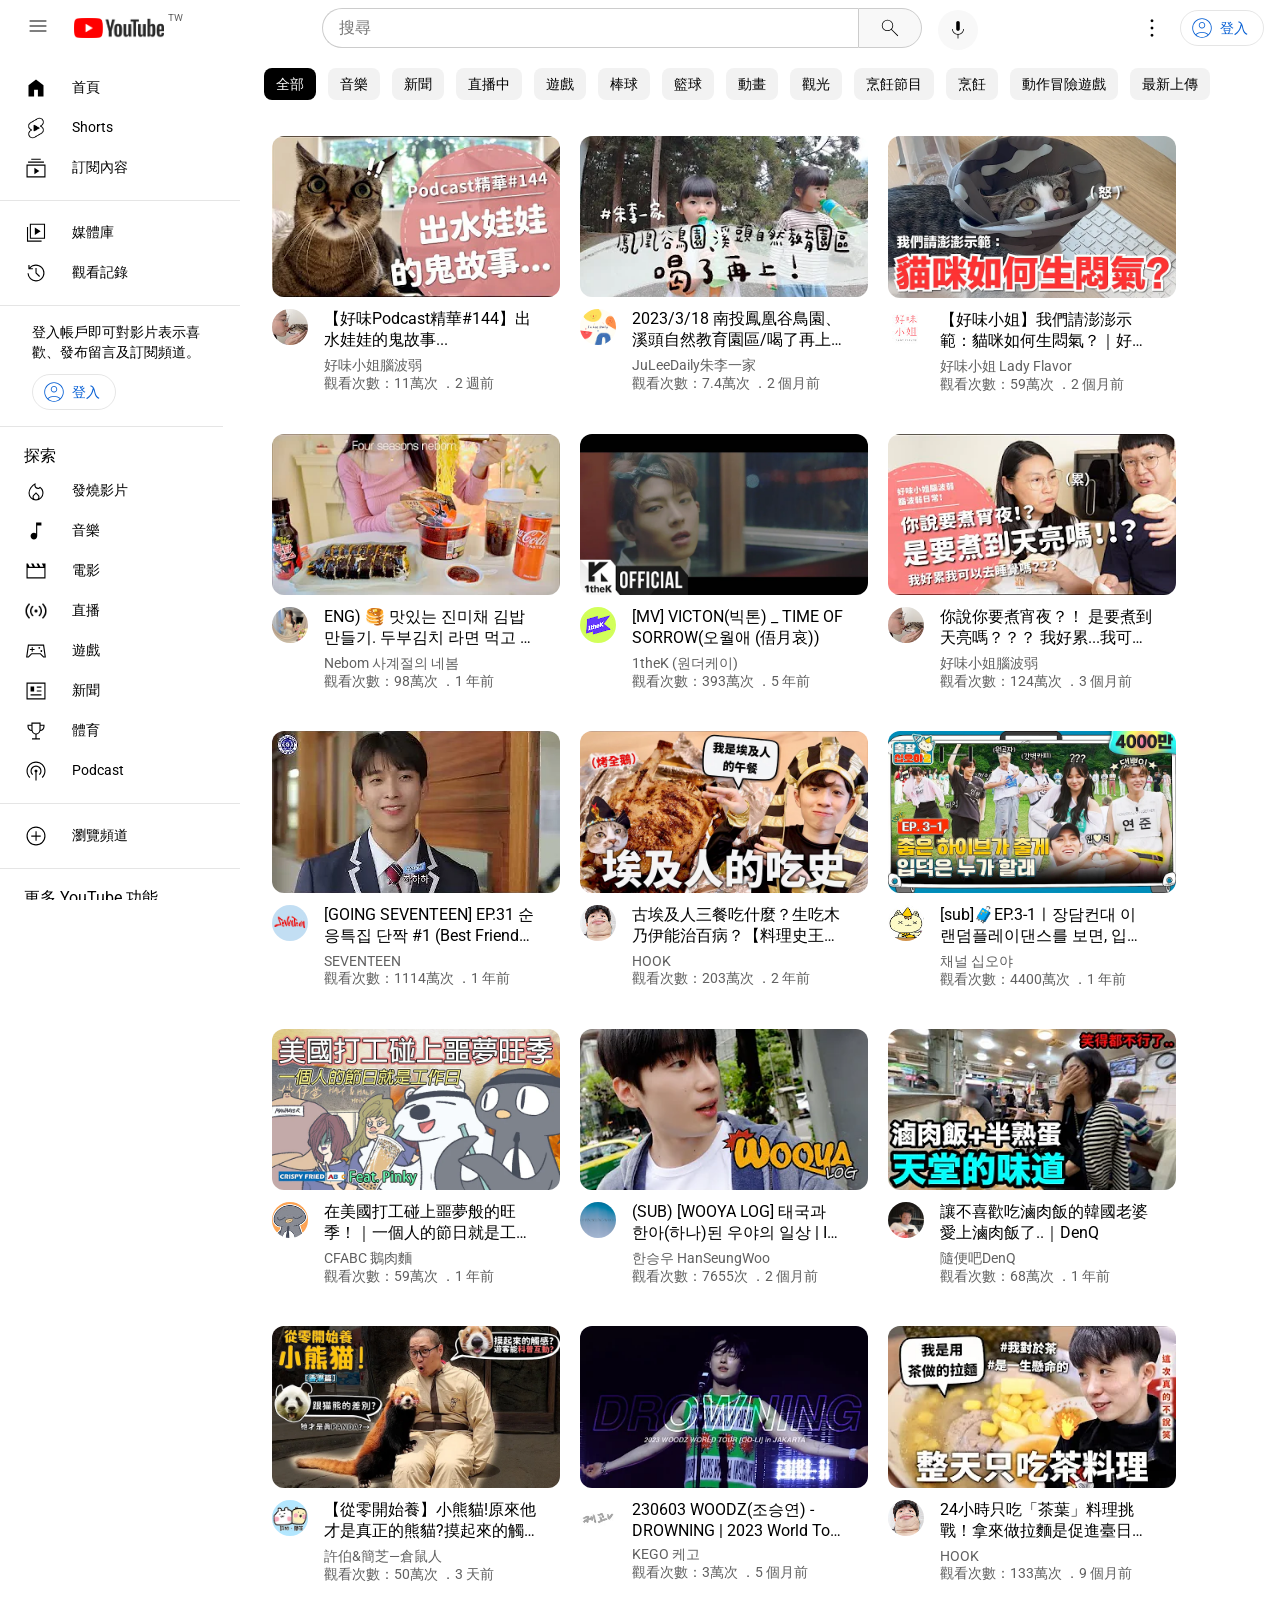
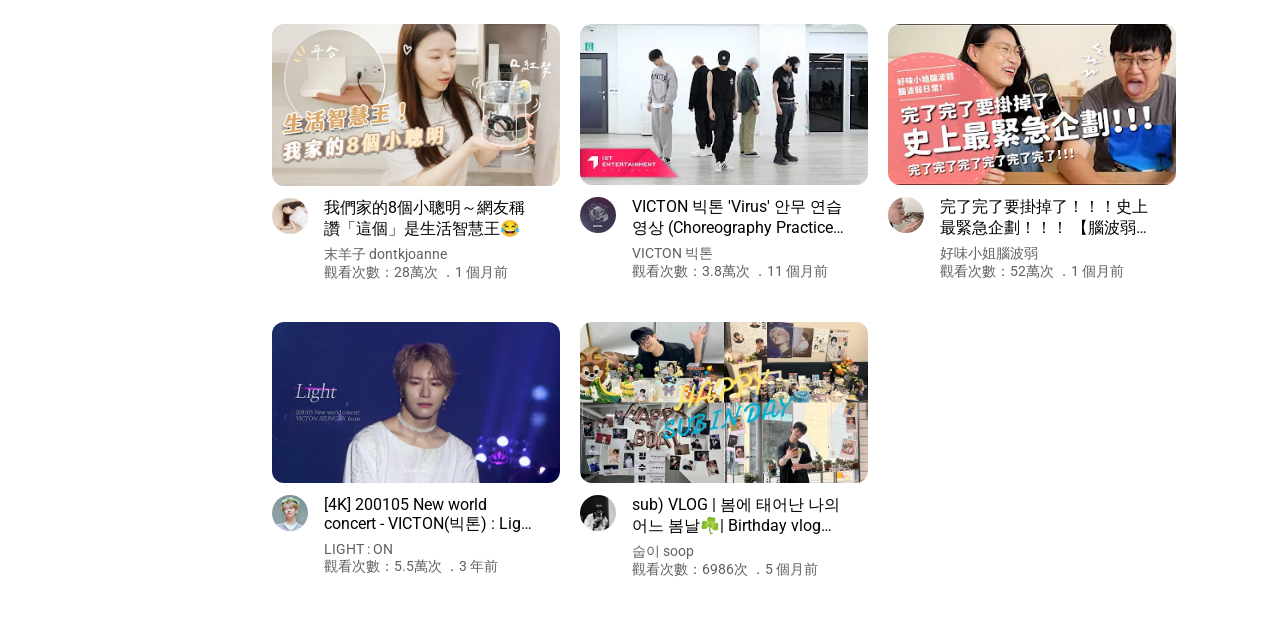
<file: index.html>
<!DOCTYPE html>
<html lang="en">
<head>
  <meta charset="UTF-8">
  <meta name="viewport" content="width=device-width, initial-scale=1.0">
  <title>Document</title>
  <link rel="stylesheet" href="./youtube-style.css">
  <link href="https://fonts.googleapis.com/css2?family=Roboto:ital,wght@0,100;0,300;0,400;0,500;0,700;0,900;1,100;1,300;1,400;1,500;1,700;1,900&display=swap" rel="stylesheet">
  
</head>
<body>
  <div id="header">
    <div id="left">
      <div id="menu">
        <img src="./icon/menu.svg">
      </div>
      <div id="logo">
        <a href="./index.html">
          <img src="./icon/YouTube_logo&text.png" alt="YouTube首頁" title="YouTube首頁">
        </a>
      </div>
      <span>TW</span>
    </div>
    <div id="center">
      <div id="search">
        <div id="container">
          <input type="text" placeholder="搜尋">
        </div>
        <div id="searchIcon">
          <img src="./icon/search.svg">
        </div>
      </div>
      <div id="voiceSearch">
        <img src="./icon/mic.svg" alt="">
      </div>
    </div>
    <div id="right">
      <div id="more">
        <img src="./icon/more.svg">
      </div>
      <div id="login1">
        <div class="logingButton">
          <img src="./icon/account_circle.svg">
          <div>登入</div>
        </div>
      </div>
    </div>
  </div>

  <div id="sidebar">
    <ul>
      <li title="首頁" >
        <img src="./icon/home.svg">
        <span>首頁</span>
      </li>
      <li title="Shorts">
        <img src="./icon/youtube-shorts-logo3.png">
        <span>Shorts</span>
      </li>
      <li title="訂閱內容">
        <img src="./icon/subscriptions.svg">
        <span>訂閱內容</span>
      </li>
    </ul>
    <ul>
      <li title="媒體庫">
        <img src="./icon/video_library.svg">
        <span>媒體庫</span>
      </li>
      <li title="觀看記錄">
        <img src="./icon/history.svg">
        <span>觀看記錄</span>
      </li>
    </ul>
    <div id="logingBox">
      <div id="logingText">
        登入帳戶即可對影片表示喜歡、發布留言及訂閱頻道。
      </div>
      <div class="marginTop12">
        <div class="logingButton">
          <img src="./icon/account_circle.svg">
          <div>登入</div>
        </div>
      </div>
    </div>
    <ul>
      <div class="sidebarTitle">探索</div>
      <li title="發燒影片">
        <img src="./icon/local_fire_department.svg">
        <span>發燒影片</span>
      </li>
      <li title="音樂">
        <img src="./icon/music_note.svg">
        <span>音樂</span>
      </li>
      <li title="電影">
        <img src="./icon/movie.svg">
        <span>電影</span>
      </li>
      <li title="直播">
        <img src="./icon/live.png">
        <span>直播</span>
      </li>
      <li title="遊戲">
        <img src="./icon/game.svg">
        <span>遊戲</span>
      </li>
      <li title="新聞">
        <img src="./icon/newsmode.svg">
        <span>新聞</span>
      </li>
      <li title="體育">
        <img src="./icon/sports.svg">
        <span>體育</span>
      </li>
      <li title="Podcast">
        <img src="./icon/podcasts.svg">
        <span>Podcast</span>
      </li>
    </ul>
    <ul>
      <li title="瀏覽頻道">
        <img src="./icon/add.svg">
        <span>瀏覽頻道</span>
      </li>
    </ul>
    <ul>
      <div class="sidebarTitle">更多 YouTube 功能</div>
      <li title="YouTube Premium">
        <img src="./icon/youtube-logo.png">
        <span>YouTube Premium</span>
      </li>
      <li title="YouTube Music">
        <img src="./icon/youtube-music.png">
        <span>YouTube Music</span>
      </li>
      <li title="YouTube Kids">
        <img src="./icon/youtube_kids.png">
        <span>YouTube Kids</span>
      </li>
    </ul>
    <ul>
      <li title="設定">
        <img src="./icon/settings.svg">
        <span>設定</span>
      </li>
      <li title="檢舉記錄">
        <img src="./icon/flag.svg">
        <span>檢舉記錄</span>
      </li>
      <li title="說明">
        <img src="./icon/help.svg">
        <span>說明</span>
      </li>
      <li title="提供意見">
        <img src="./icon/feedback.svg">
        <span>提供意見</span>
      </li>
    </ul>
    <div >
      <div id="footer1">
        <span>簡介</span>
        <span>媒體</span>
        <span>版權</span>
        <span>與我們聯絡</span>
        <br>
        <span>創作者</span>
        <span>廣告</span>
        <span>開發人員</span>
      </div>
      <div id="footer2">
        <span>條款</span>
        <span>隱私權</span>
        <span>政策與安全性</span>
        <span>YouTube 運作方式</span>
        <span>測試新功能</span>
      </div>
      <div id="copyright">
        © 2023 Google LLC
      </div>
    </div>



  </div>

  <div id="label">
    <div class="selectedLabelBtn">全部</div>
    <div class="labelBtn">音樂</div>
    <div class="labelBtn">新聞</div>
    <div class="labelBtn">直播中</div>
    <div class="labelBtn">遊戲</div>
    <div class="labelBtn">棒球</div>
    <div class="labelBtn">籃球</div>
    <div class="labelBtn">動畫</div>
    <div class="labelBtn">觀光</div>
    <div class="labelBtn">烹飪節目</div>
    <div class="labelBtn">烹飪</div>
    <div class="labelBtn">動作冒險遊戲</div>
    <div class="labelBtn">最新上傳</div>
  </div>
  <!-- <iframe src="./youtube-contents.html" frameborder="0" name="youtubeContents"></iframe> -->

  <div id="contents">
    <!-- content #1 -->
    <div class="content">
      <div class="thumbnail">
        <a href="https://www.youtube.com/watch?v=saU1Bvm4LAI">
          <img class="thumbnailImg" src="./thumbnail/water_doll.webp" 
          alt="【好味Podcast精華#144】出水娃娃的鬼故事..." 
          title="【好味Podcast精華#144】出水娃娃的鬼故事...">
        </a>
      </div>
      <div class="info">
        <div class="avatar">
          <a href="https://www.youtube.com/@ladyflavor_brain" >
            <img class="avatarImg" src="./avatar/ladyflaver_brain.jpg" alt="
            好味小姐腦波弱" title="
            好味小姐腦波弱">
          </a>
        </div>
        <div class="details">
          <a class="title" href="https://www.youtube.com/watch?v=saU1Bvm4LAI" title="【好味Podcast精華#144】出水娃娃的鬼故事...">
            <h4>
              【好味Podcast精華#144】出水娃娃的鬼故事...
            </h4>
          </a>
          <a class="youtuber" href="https://www.youtube.com/@ladyflavor_brain">
            好味小姐腦波弱
          </a>
          <div class="data">
            <span class="view">觀看次數：11萬次</span>
            <span class="uploadTime">．2 週前</span>
          </div>
        </div>
      </div>
    </div>

    <!-- content #2 -->
    <div class="content">
      <div class="thumbnail">
        <a href="https://www.youtube.com/watch?v=vLZdUn5lGks">
          <img class="thumbnailImg" src="./thumbnail/juleedaily230318.webp" 
          alt="2023/3/18 南投鳳凰谷鳥園、溪頭自然教育園區/喝了再上/朱李一家" 
          title="2023/3/18 南投鳳凰谷鳥園、溪頭自然教育園區/喝了再上/朱李一家">
        </a>
      </div>
      <div class="info">
        <div class="avatar">
          <a href="https://www.youtube.com/@juleedaily" >
            <img class="avatarImg" src="./avatar/juleedaily.jpg" alt="
            JuLeeDaily朱李一家" title="
            JuLeeDaily朱李一家">
          </a>
        </div>
        <div class="details">
          <a class="title" href="https://www.youtube.com/watch?v=vLZdUn5lGks"
          title="2023/3/18 南投鳳凰谷鳥園、溪頭自然教育園區/喝了再上/朱李一家">
            <h4>
              2023/3/18 南投鳳凰谷鳥園、溪頭自然教育園區/喝了再上/朱李一家
            </h4>
          </a>
          <a class="youtuber" href="https://www.youtube.com/@juleedaily">
            JuLeeDaily朱李一家
          </a>
          <div class="data">
            <span class="view">觀看次數：7.4萬次</span>
            <span class="uploadTime">．2 個月前</span>
          </div>
        </div>
      </div>
    </div>

    <!-- content #3 -->
    <div class="content">
      <div class="thumbnail">
        <a href="https://www.youtube.com/watch?v=5rp74wDMcic">
          <img class="thumbnailImg" src="./thumbnail/cat_angry.webp" 
          alt="【好味小姐】我們請澎澎示範：貓咪如何生悶氣？｜好味貓日常192" 
          title="【好味小姐】我們請澎澎示範：貓咪如何生悶氣？｜好味貓日常192">
        </a>
      </div>
      <div class="info">
        <div class="avatar">
          <a href="https://www.youtube.com/@LadyFlavor" >
            <img class="avatarImg" src="./avatar/ladyflaver.jpg" alt="
            好味小姐 Lady Flavor" title="
            好味小姐 Lady Flavor">
          </a>
        </div>
        <div class="details">
          <a class="title" href="https://www.youtube.com/watch?v=5rp74wDMcic"
          title="【好味小姐】我們請澎澎示範：貓咪如何生悶氣？｜好味貓日常192">
            <h4>
              【好味小姐】我們請澎澎示範：貓咪如何生悶氣？｜好味貓日常192
            </h4>
          </a>
          <a class="youtuber" href="https://www.youtube.com/@LadyFlavor">
            好味小姐 Lady Flavor
          </a>
          <div class="data">
            <span class="view">觀看次數：59萬次</span>
            <span class="uploadTime">．2 個月前</span>
          </div>
        </div>
      </div>
    </div>
    
    <!-- content #4 -->
    <div class="content">
      <div class="thumbnail">
        <a href="https://www.youtube.com/watch?v=icZB-UEq7iI">
          <img class="thumbnailImg" src="./thumbnail/nebom_vlog.webp" 
          alt="ENG) 🥞 맛있는 진미채 김밥 만들기. 두부김치 라면 먹고 컵라면 대량 언박싱. 식욕 폭주 했던 자취생 브이로그. 👚미니 겨울룩북. 스테이크 밥버거. 초코핫케이크" 
          title="ENG) 🥞 맛있는 진미채 김밥 만들기. 두부김치 라면 먹고 컵라면 대량 언박싱. 식욕 폭주 했던 자취생 브이로그. 👚미니 겨울룩북. 스테이크 밥버거. 초코핫케이크">
        </a>
      </div>
      <div class="info">
        <div class="avatar">
          <a href="https://www.youtube.com/@Nebom" >
            <img class="avatarImg" src="./avatar/Nebom.jpg" alt="
            Nebom 사계절의 네봄" title="
            Nebom 사계절의 네봄">
          </a>
        </div>
        <div class="details">
          <a class="title" href="https://www.youtube.com/watch?v=5rp74wDMcic"
          title="ENG) 🥞 맛있는 진미채 김밥 만들기. 두부김치 라면 먹고 컵라면 대량 언박싱. 식욕 폭주 했던 자취생 브이로그. 👚미니 겨울룩북. 스테이크 밥버거. 초코핫케이크">
            <h4>
              ENG) 🥞 맛있는 진미채 김밥 만들기. 두부김치 라면 먹고 컵라면 대량 언박싱. 식욕 폭주 했던 자취생 브이로그. 👚미니 겨울룩북. 스테이크 밥버거. 초코핫케이크
            </h4>
          </a>
          <a class="youtuber" href="https://www.youtube.com/@Nebom">
            Nebom 사계절의 네봄
          </a>
          <div class="data">
            <span class="view">觀看次數：98萬次</span>
            <span class="uploadTime">．1 年前</span>
          </div>
        </div>
      </div>
    </div>

    <!-- content #5 -->
    <div class="content">
      <div class="thumbnail">
        <a href="https://www.youtube.com/watch?v=VWz8DmLbhNY">
          <img class="thumbnailImg" src="./thumbnail/time_of_sorrow.webp" 
          alt="[MV] VICTON(빅톤) _ TIME OF SORROW(오월애 (俉月哀))" 
          title="[MV] VICTON(빅톤) _ TIME OF SORROW(오월애 (俉月哀))">
        </a>
      </div>
      <div class="info">
        <div class="avatar">
          <a href="https://www.youtube.com/@1theK" >
            <img class="avatarImg" src="./avatar/1thek.jpg" alt="
            1theK (원더케이)" title="
            1theK (원더케이)">
          </a>
        </div>
        <div class="details">
          <a class="title" href="https://www.youtube.com/watch?v=VWz8DmLbhNY"
          title="[MV] VICTON(빅톤) _ TIME OF SORROW(오월애 (俉月哀))">
            <h4>
              [MV] VICTON(빅톤) _ TIME OF SORROW(오월애 (俉月哀))
            </h4>
          </a>
          <a class="youtuber" href="https://www.youtube.com/@1theK">
            1theK (원더케이)
          </a>
          <div class="data">
            <span class="view">觀看次數：393萬次</span>
            <span class="uploadTime">．5 年前</span>
          </div>
        </div>
      </div>
    </div>

    <!-- content #6 -->
    <div class="content">
      <div class="thumbnail">
        <a href="https://www.youtube.com/watch?v=HW6goQFitcU">
          <img class="thumbnailImg" src="./thumbnail/midnightSnake.webp" 
          alt="你說你要煮宵夜？！ 是要煮到天亮嗎？？？ 我好累...我可以去睡覺嗎？【腦波弱日常】EP55" 
          title="你說你要煮宵夜？！ 是要煮到天亮嗎？？？ 我好累...我可以去睡覺嗎？【腦波弱日常】EP55">
        </a>
      </div>
      <div class="info">
        <div class="avatar">
          <a href="https://www.youtube.com/@ladyflavor_brain" >
            <img class="avatarImg" src="./avatar/ladyflaver_brain.jpg" alt="
            好味小姐腦波弱" title="
            好味小姐腦波弱">
          </a>
        </div>
        <div class="details">
          <a class="title" href="https://www.youtube.com/watch?v=HW6goQFitcU"
          title="你說你要煮宵夜？！ 是要煮到天亮嗎？？？ 我好累...我可以去睡覺嗎？【腦波弱日常】EP55">
            <h4>
              你說你要煮宵夜？！ 是要煮到天亮嗎？？？ 我好累...我可以去睡覺嗎？【腦波弱日常】EP55
            </h4>
          </a>
          <a class="youtuber" href="https://www.youtube.com/@ladyflavor_brain">
            好味小姐腦波弱
          </a>
          <div class="data">
            <span class="view">觀看次數：124萬次</span>
            <span class="uploadTime">．3 個月前</span>
          </div>
        </div>
      </div>
    </div>

    <!-- content #7 -->
    <div class="content">
      <div class="thumbnail">
        <a href="https://www.youtube.com/watch?v=T5etCb0-pO0">
          <img class="thumbnailImg" src="./thumbnail/best_friend.webp" 
          alt="[GOING SEVENTEEN] EP.31 순응특집 단짝 #1 (Best Friends #1)" 
          title="[GOING SEVENTEEN] EP.31 순응특집 단짝 #1 (Best Friends #1)">
        </a>
      </div>
      <div class="info">
        <div class="avatar">
          <a href="https://www.youtube.com/@pledis17" >
            <img class="avatarImg" src="./avatar/pledis17.jpg" alt="
            SEVENTEEN" title="
            SEVENTEEN">
          </a>
        </div>
        <div class="details">
          <a class="title" href="https://www.youtube.com/watch?v=T5etCb0-pO0"
          title="[GOING SEVENTEEN] EP.31 순응특집 단짝 #1 (Best Friends #1)">
            <h4>
              [GOING SEVENTEEN] EP.31 순응특집 단짝 #1 (Best Friends #1)
            </h4>
          </a>
          <a class="youtuber" href="https://www.youtube.com/@pledis17">
            SEVENTEEN
          </a>
          <div class="data">
            <span class="view">觀看次數：1114萬次</span>
            <span class="uploadTime">．1 年前</span>
          </div>
        </div>
      </div>
    </div>

    <!-- content #8 -->
    <div class="content">
      <div class="thumbnail">
        <a href="https://www.youtube.com/watch?v=_xx0TZngEnw">
          <img class="thumbnailImg" src="./thumbnail/Egypt_food.webp" 
          alt="古埃及人三餐吃什麼？生吃木乃伊能治百病？【料理史王#2】｜HOOK" 
          title="古埃及人三餐吃什麼？生吃木乃伊能治百病？【料理史王#2】｜HOOK">
        </a>
      </div>
      <div class="info">
        <div class="avatar">
          <a href="https://www.youtube.com/@helloiamhook" >
            <img class="avatarImg" src="./avatar/helloiamhook.jpg" alt="
            HOOK" title="
            HOOK">
          </a>
        </div>
        <div class="details">
          <a class="title" href="https://www.youtube.com/watch?v=_xx0TZngEnw"
          title="古埃及人三餐吃什麼？生吃木乃伊能治百病？【料理史王#2】｜HOOK">
            <h4>
              古埃及人三餐吃什麼？生吃木乃伊能治百病？【料理史王#2】｜HOOK
            </h4>
          </a>
          <a class="youtuber" href="https://www.youtube.com/@helloiamhook">
            HOOK
          </a>
          <div class="data">
            <span class="view">觀看次數：203萬次</span>
            <span class="uploadTime">．2 年前</span>
          </div>
        </div>
      </div>
    </div>

    <!-- content #9 -->
    <div class="content">
      <div class="thumbnail">
        <a href="https://www.youtube.com/watch?v=VpIqkBngoo4">
          <img class="thumbnailImg" src="./thumbnail/15ya_HYBE_3-1.webp" 
          alt="[sub]🧳EP.3-1ㅣ장담컨대 이 랜덤플레이댄스를 보면, 입덕 시작 | 🧳출장십오야2 x 하이브" 
          title="[sub]🧳EP.3-1ㅣ장담컨대 이 랜덤플레이댄스를 보면, 입덕 시작 | 🧳출장십오야2 x 하이브">
        </a>
      </div>
      <div class="info">
        <div class="avatar">
          <a href="https://www.youtube.com/@15ya.fullmoon" >
            <img class="avatarImg" src="./avatar/15ya.fullmoon.jpg" alt="
            채널 십오야" title="
            채널 십오야">
          </a>
        </div>
        <div class="details">
          <a class="title" href="https://www.youtube.com/watch?v=VpIqkBngoo4"
          title="[sub]🧳EP.3-1ㅣ장담컨대 이 랜덤플레이댄스를 보면, 입덕 시작 | 🧳출장십오야2 x 하이브">
            <h4>
              [sub]🧳EP.3-1ㅣ장담컨대 이 랜덤플레이댄스를 보면, 입덕 시작 | 🧳출장십오야2 x 하이브
            </h4>
          </a>
          <a class="youtuber" href="https://www.youtube.com/@15ya.fullmoon">
            채널 십오야
          </a>
          <div class="data">
            <span class="view">觀看次數：4400萬次</span>
            <span class="uploadTime">．1 年前</span>
          </div>
        </div>
      </div>
    </div>

    <!-- content #10 -->
    <div class="content">
      <div class="thumbnail">
        <a href="https://www.youtube.com/watch?v=FTqs9hiMxPw&t=199s">
          <img class="thumbnailImg" src="./thumbnail/America_PT.webp" 
          alt="在美國打工碰上噩夢般的旺季！｜一個人的節日就是工作日｜鵝肉麵的美國故事 Feat. @PinkyDontStop" 
          title="在美國打工碰上噩夢般的旺季！｜一個人的節日就是工作日｜鵝肉麵的美國故事 Feat. @PinkyDontStop">
        </a>
      </div>
      <div class="info">
        <div class="avatar">
          <a href="https://www.youtube.com/@crispyfriedabc" >
            <img class="avatarImg" src="./avatar/crispyfriedabc.jpg" alt="
            CFABC 鵝肉麵" title="
            CFABC 鵝肉麵">
          </a>
        </div>
        <div class="details">
          <a class="title" href="https://www.youtube.com/watch?v=FTqs9hiMxPw&t=199s"
          title="在美國打工碰上噩夢般的旺季！｜一個人的節日就是工作日｜鵝肉麵的美國故事 Feat. @PinkyDontStop">
            <h4>
              在美國打工碰上噩夢般的旺季！｜一個人的節日就是工作日｜鵝肉麵的美國故事 Feat. @PinkyDontStop
            </h4>
          </a>
          <a class="youtuber" href="https://www.youtube.com/@crispyfriedabc">
            CFABC 鵝肉麵
          </a>
          <div class="data">
            <span class="view">觀看次數：59萬次</span>
            <span class="uploadTime">．1 年前</span>
          </div>
        </div>
      </div>
    </div>

    <!-- content #11 -->
    <div class="content">
      <div class="thumbnail">
        <a href="https://www.youtube.com/watch?v=OydZju7BfUM&t=170s">
          <img class="thumbnailImg" src="./thumbnail/WOOYA_LOG_In_Bangkok.webp" 
          alt="(SUB) [WOOYA LOG] 태국과 한아(하나)된 우야의 일상 | In Bangkok👋" 
          title="(SUB) [WOOYA LOG] 태국과 한아(하나)된 우야의 일상 | In Bangkok👋">
        </a>
      </div>
      <div class="info">
        <div class="avatar">
          <a href="https://www.youtube.com/@HanSeungWooOfficial" >
            <img class="avatarImg" src="./avatar/HanSeungWooOfficial.jpg" alt="
            한승우 HanSeungWoo" title="
            한승우 HanSeungWoo">
          </a>
        </div>
        <div class="details">
          <a class="title" href="https://www.youtube.com/watch?v=OydZju7BfUM&t=170s"
          title="(SUB) [WOOYA LOG] 태국과 한아(하나)된 우야의 일상 | In Bangkok👋">
            <h4>
              (SUB) [WOOYA LOG] 태국과 한아(하나)된 우야의 일상 | In Bangkok👋
            </h4>
          </a>
          <a class="youtuber" href="https://www.youtube.com/@HanSeungWooOfficial">
            한승우 HanSeungWoo
          </a>
          <div class="data">
            <span class="view">觀看次數：7655次</span>
            <span class="uploadTime">．2 個月前</span>
          </div>
        </div>
      </div>
    </div>

    <!-- content #12 -->
    <div class="content">
      <div class="thumbnail">
        <a href="https://www.youtube.com/watch?v=ZQR9bri1n0I">
          <img class="thumbnailImg" src="./thumbnail/Lu_Rou_Fan.webp" 
          alt="讓不喜歡吃滷肉飯的韓國老婆愛上滷肉飯了..｜DenQ" 
          title="讓不喜歡吃滷肉飯的韓國老婆愛上滷肉飯了..｜DenQ">
        </a>
      </div>
      <div class="info">
        <div class="avatar">
          <a href="https://www.youtube.com/@freedenq" >
            <img class="avatarImg" src="./avatar/freedenq.jpg" alt="
            隨便吧DenQ" title="
            隨便吧DenQ">
          </a>
        </div>
        <div class="details">
          <a class="title" href="https://www.youtube.com/watch?v=ZQR9bri1n0I"
          title="讓不喜歡吃滷肉飯的韓國老婆愛上滷肉飯了..｜DenQ">
            <h4>
              讓不喜歡吃滷肉飯的韓國老婆愛上滷肉飯了..｜DenQ
            </h4>
          </a>
          <a class="youtuber" href="https://www.youtube.com/@freedenq">
            隨便吧DenQ
          </a>
          <div class="data">
            <span class="view">觀看次數：68萬次</span>
            <span class="uploadTime">．1 年前</span>
          </div>
        </div>
      </div>
    </div>

    <!-- content #13 -->
    <div class="content">
      <div class="thumbnail">
        <a href="https://www.youtube.com/watch?v=gYCshLYFoeo">
          <img class="thumbnailImg" src="./thumbnail/red_panda.webp" 
          alt="【從零開始養】小熊貓!原來他才是真正的熊貓?摸起來的觸感居然像?跟貓熊的差別?香港台灣叫法不同?訪客也可以科普互動?香港行!【許伯簡芝】香港海洋公園!" 
          title="【從零開始養】小熊貓!原來他才是真正的熊貓?摸起來的觸感居然像?跟貓熊的差別?香港台灣叫法不同?訪客也可以科普互動?香港行!【許伯簡芝】香港海洋公園!">
        </a>
      </div>
      <div class="info">
        <div class="avatar">
          <a href="https://www.youtube.com/@g8046000" >
            <img class="avatarImg" src="./avatar/hamster_man.jpg" alt="
            許伯&簡芝—倉鼠人" title="
            許伯&簡芝—倉鼠人">
          </a>
        </div>
        <div class="details">
          <a class="title" href="https://www.youtube.com/watch?v=gYCshLYFoeo"
          title="【從零開始養】小熊貓!原來他才是真正的熊貓?摸起來的觸感居然像?跟貓熊的差別?香港台灣叫法不同?訪客也可以科普互動?香港行!【許伯簡芝】香港海洋公園!">
            <h4>
              【從零開始養】小熊貓!原來他才是真正的熊貓?摸起來的觸感居然像?跟貓熊的差別?香港台灣叫法不同?訪客也可以科普互動?香港行!【許伯簡芝】香港海洋公園!
            </h4>
          </a>
          <a class="youtuber" href="https://www.youtube.com/@g8046000">
            許伯&簡芝—倉鼠人
          </a>
          <div class="data">
            <span class="view">觀看次數：50萬次</span>
            <span class="uploadTime">．3 天前</span>
          </div>
        </div>
      </div>
    </div>

    <!-- content #14 -->
    <div class="content">
      <div class="thumbnail">
        <a href="https://www.youtube.com/watch?v=w6xuZx8srVM">
          <img class="thumbnailImg" src="./thumbnail/drowning.webp" 
          alt="230603 WOODZ(조승연) - DROWNING | 2023 World Tour [OO-LI] in Jakarta | 우즈 우리 콘서트 드라우닝 직캠 fancam" 
          title="230603 WOODZ(조승연) - DROWNING | 2023 World Tour [OO-LI] in Jakarta | 우즈 우리 콘서트 드라우닝 직캠 fancam">
        </a>
      </div>
      <div class="info">
        <div class="avatar">
          <a href="https://www.youtube.com/@choWOODZfan" >
            <img class="avatarImg" src="./avatar/choWOODZfan.jpg" alt="
            KEGO 케고" title="
            KEGO 케고">
          </a>
        </div>
        <div class="details">
          <a class="title" href="https://www.youtube.com/watch?v=w6xuZx8srVM"
          title="230603 WOODZ(조승연) - DROWNING | 2023 World Tour [OO-LI] in Jakarta | 우즈 우리 콘서트 드라우닝 직캠 fancam">
            <h4>
              230603 WOODZ(조승연) - DROWNING | 2023 World Tour [OO-LI] in Jakarta | 우즈 우리 콘서트 드라우닝 직캠 fancam
            </h4>
          </a>
          <a class="youtuber" href="https://www.youtube.com/@choWOODZfan">
            KEGO 케고
          </a>
          <div class="data">
            <span class="view">觀看次數：3萬次</span>
            <span class="uploadTime">．5 個月前</span>
          </div>
        </div>
      </div>
    </div>

    <!-- content #15 -->
    <div class="content">
      <div class="thumbnail">
        <a href="https://www.youtube.com/watch?v=Zo55RrEtkoI">
          <img class="thumbnailImg" src="./thumbnail/teaFood.webp" 
          alt="24小時只吃「茶葉」料理挑戰！拿來做拉麵是促進臺日友好的秘訣～♪｜HOOK ft. SABON" 
          title="24小時只吃「茶葉」料理挑戰！拿來做拉麵是促進臺日友好的秘訣～♪｜HOOK ft. SABON">
        </a>
      </div>
      <div class="info">
        <div class="avatar">
          <a href="https://www.youtube.com/@helloiamhook" >
            <img class="avatarImg" src="./avatar/helloiamhook.jpg" alt="
            HOOK" title="
            HOOK">
          </a>
        </div>
        <div class="details">
          <a class="title" href="https://www.youtube.com/watch?v=Zo55RrEtkoI"
          title="24小時只吃「茶葉」料理挑戰！拿來做拉麵是促進臺日友好的秘訣～♪｜HOOK ft. SABON">
            <h4>
              24小時只吃「茶葉」料理挑戰！拿來做拉麵是促進臺日友好的秘訣～♪｜HOOK ft. SABON
            </h4>
          </a>
          <a class="youtuber" href="https://www.youtube.com/@helloiamhook">
            HOOK
          </a>
          <div class="data">
            <span class="view">觀看次數：133萬次</span>
            <span class="uploadTime">．9 個月前</span>
          </div>
        </div>
      </div>
    </div>

    <!-- content #16 -->
    <div class="content">
      <div class="thumbnail">
        <a href="https://www.youtube.com/watch?v=T31rhetQqMc&t=20s">
          <img class="thumbnailImg" src="./thumbnail/life_wise.webp" 
          alt="我們家的8個小聰明～網友稱讚「這個」是生活智慧王😂" 
          title="我們家的8個小聰明～網友稱讚「這個」是生活智慧王😂">
        </a>
      </div>
      <div class="info">
        <div class="avatar">
          <a href="https://www.youtube.com/@dontkjoanne" >
            <img class="avatarImg" src="./avatar/dontkjoanne.jpg" 
            alt="末羊子 dontkjoanne" 
            title="末羊子 dontkjoanne">
          </a>
        </div>
        <div class="details">
          <a class="title" href="https://www.youtube.com/watch?v=T31rhetQqMc&t=20s"
          title="我們家的8個小聰明～網友稱讚「這個」是生活智慧王😂">
            <h4>
              我們家的8個小聰明～網友稱讚「這個」是生活智慧王😂
            </h4>
          </a>
          <a class="youtuber" href="https://www.youtube.com/@dontkjoanne">
            末羊子 dontkjoanne
          </a>
          <div class="data">
            <span class="view">觀看次數：28萬次</span>
            <span class="uploadTime">．1 個月前</span>
          </div>
        </div>
      </div>
    </div>
    

    <!-- content #17 -->
    <div class="content">
      <div class="thumbnail">
        <a href="https://www.youtube.com/watch?v=ne2a4NTWuuo">
          <img class="thumbnailImg" src="./thumbnail/virus.webp" 
          alt="VICTON 빅톤 'Virus' 안무 연습 영상 (Choreography Practice Video)" 
          title="VICTON 빅톤 'Virus' 안무 연습 영상 (Choreography Practice Video)">
        </a>
      </div>
      <div class="info">
        <div class="avatar">
          <a href="https://www.youtube.com/@VICTON1109" >
            <img class="avatarImg" src="./avatar/VICTON1109.jpg" alt="
            VICTON 빅톤 " title="
            VICTON 빅톤 ">
          </a>
        </div>
        <div class="details">
          <a class="title" href="https://www.youtube.com/watch?v=ne2a4NTWuuo"
          title="VICTON 빅톤 'Virus' 안무 연습 영상 (Choreography Practice Video)">
            <h4>
              VICTON 빅톤 'Virus' 안무 연습 영상 (Choreography Practice Video)
            </h4>
          </a>
          <a class="youtuber" href="https://www.youtube.com/@VICTON1109">
            VICTON 빅톤 
          </a>
          <div class="data">
            <span class="view">觀看次數：3.8萬次</span>
            <span class="uploadTime">．11 個月前</span>
          </div>
        </div>
      </div>
    </div>

    
    <!-- content #18 -->
    <div class="content">
      <div class="thumbnail">
        <a href="https://www.youtube.com/watch?v=rKAyCZt6be4&t=494s">
          <img class="thumbnailImg" src="./thumbnail/hiccup.webp" 
          alt="完了完了要掛掉了！！！史上最緊急企劃！！！ 【腦波弱日常】EP61" 
          title="完了完了要掛掉了！！！史上最緊急企劃！！！ 【腦波弱日常】EP61">
        </a>
      </div>
      <div class="info">
        <div class="avatar">
          <a href="https://www.youtube.com/@ladyflavor_brain" >
            <img class="avatarImg" src="./avatar/ladyflaver_brain.jpg" alt="
            好味小姐腦波弱" title="
            好味小姐腦波弱">
          </a>
        </div>
        <div class="details">
          <a class="title" href="https://www.youtube.com/watch?v=rKAyCZt6be4&t=494s"
          title="完了完了要掛掉了！！！史上最緊急企劃！！！ 【腦波弱日常】EP61">
            <h4>
              完了完了要掛掉了！！！史上最緊急企劃！！！ 【腦波弱日常】EP61
            </h4>
          </a>
          <a class="youtuber" href="https://www.youtube.com/@ladyflavor_brain">
            好味小姐腦波弱
          </a>
          <div class="data">
            <span class="view">觀看次數：52萬次</span>
            <span class="uploadTime">．1 個月前</span>
          </div>
        </div>
      </div>
    </div>
    
    <!-- content #19 -->
    <div class="content">
      <div class="thumbnail">
        <a href="https://www.youtube.com/watch?v=EhClf9H2Hio&t=170s">
          <img class="thumbnailImg" src="./thumbnail/light200105.webp" 
          alt="[4K] 200105 New world concert - VICTON(빅톤) : Light / 승식(SEUNGSIK) Focus" 
          title="[4K] 200105 New world concert - VICTON(빅톤) : Light / 승식(SEUNGSIK) Focus">
        </a>
      </div>
      <div class="info">
        <div class="avatar">
          <a href="https://www.youtube.com/@LIGHTON416" >
            <img class="avatarImg" src="./avatar/LIGHTON416.jpg" alt="
            LIGHT : ON" title="
            LIGHT : ON">
          </a>
        </div>
        <div class="details">
          <a class="title" href="https://www.youtube.com/watch?v=EhClf9H2Hio&t=170s"
          title="[4K] 200105 New world concert - VICTON(빅톤) : Light / 승식(SEUNGSIK) Focus">
            <h4>
              [4K] 200105 New world concert - VICTON(빅톤) : Light / 승식(SEUNGSIK) Focus
            </h4>
          </a>
          <a class="youtuber" href="https://www.youtube.com/@LIGHTON416">
            LIGHT : ON
          </a>
          <div class="data">
            <span class="view">觀看次數：5.5萬次</span>
            <span class="uploadTime">．3 年前</span>
          </div>
        </div>
      </div>
    </div>
    
    <!-- content #20 -->
    <div class="content">
      <div class="thumbnail">
        <a href="https://www.youtube.com/watch?v=rOcV-5vhT2k">
          <img class="thumbnailImg" src="./thumbnail/Birthday_vlog.webp" 
          alt="sub) VLOG | 봄에 태어난 나의 어느 봄날☘️| Birthday vlog 🎂" 
          title="sub) VLOG | 봄에 태어난 나의 어느 봄날☘️| Birthday vlog 🎂">
        </a>
      </div>
      <div class="info">
        <div class="avatar">
          <a href="https://www.youtube.com/@soop4964" >
            <img class="avatarImg" src="./avatar/soop4964.jpg" alt="
            숩이 soop" title="
            숩이 soop">
          </a>
        </div>
        <div class="details">
          <a class="title" href="https://www.youtube.com/watch?v=rOcV-5vhT2k"
          title="sub) VLOG | 봄에 태어난 나의 어느 봄날☘️| Birthday vlog 🎂">
            <h4>
              sub) VLOG | 봄에 태어난 나의 어느 봄날☘️| Birthday vlog 🎂
            </h4>
          </a>
          <a class="youtuber" href="https://www.youtube.com/@soop4964">
            숩이 soop
          </a>
          <div class="data">
            <span class="view">觀看次數：6986次</span>
            <span class="uploadTime">．5 個月前</span>
          </div>
        </div>
      </div>
    </div>
    
  </div>
</body>
</html>
</file>
<file: youtube-style.css>
html ,
body {
  height: 100%;
}

* {
  margin: 0;
  font-family: 'Roboto', Arial, sans-serif;
}

#header {
  box-sizing: border-box;
  width: 100%;
  height: 56px;
  background: #FFF;
  position: fixed;
  padding: 0 16px;
  margin: 0;
  z-index: 1;
  font-size: 0;
  text-align: center;
}

#header #left {
  width: 169px;
  height: 56px;
  font-size: 0;
  float: left;
  vertical-align: top;
}

#header #left #menu {
  display: inline-block;
  border-radius: 50%;
  width: 24px;
  height: 24px;
  padding: 8px;
  cursor: pointer;
}

#header #left #menu:hover {
  background: #e6e6e6;
}


#header #left #menu img {
  width: 100%;
}

#header #left #logo {
  display: inline-block;
  box-sizing: border-box;
  width: 120px;
  height: 56px;
  padding: 18px 14px 18px 16px;
  cursor: pointer;
}

#header #left #logo img {
  width: 90px;
}

#header #left span {
  display: inline-block;
  height: 44px;
  margin: 12px 0 0 -10px;
  font-size: 10px;
  vertical-align: top;
  color: rgb(96, 96, 96);
}

#header #center {
  width: 732px;
  height: 40px;
  display: inline-block;
  font-size: 0;
  position: relative;
  top: 8px;
}

#header #center #search {
  box-sizing: border-box;
  display: inline-block;
  width: 640px;
  height: 40px;
  padding: 0 4px;
  margin-left: 40px;
}

#header #center #search #container {
  box-sizing: border-box;
  display: inline-block;
  width: 536px;
  height: 40px;
  padding: 0 4px 0 16px;
  margin-left: 32px;
  border-top: 1px solid rgb(204, 204, 204);
  border-bottom: 1px solid rgb(204, 204, 204);
  border-left: 1px solid rgb(204, 204, 204);
  border-top-left-radius: 40px;
  border-bottom-left-radius: 40px;
  vertical-align: top;
  
}

#header #center #search #container input {
  box-sizing: border-box;
  height: 26px;
  width: 515px;
  font-size: 16px;
  color: rgb(17, 17, 17);
  outline: none;
  border: 0;
  display: inline-block;
  position: relative;
  padding: 1px 0;
  /* vertical-align: middle;   */
  top: 6px;
  line-height: 26px;
}

#header #center #search #searchIcon {
  box-sizing: border-box;
  display: inline-block;
  width: 64px;
  height: 40px;
  padding: 1px 6px;
  background: rgb(248, 248, 248);
  border: 1px solid rgb(204, 204, 204);
  border-top-right-radius: 40px;
  border-bottom-right-radius: 40px;
  text-align: center;
  
}

#header #center #search #searchIcon:hover {
  background: #f0f0f0;
  cursor: pointer;

}

#header #center #search #searchIcon img {
  width: 24px;
  height: 24px;
  position: relative;
  top: 6px;
}

#header #center #voiceSearch {
  display: inline-block;
  margin-left: 12px;
  width: 40px;
  height: 40px;
  border-radius: 50%;
  background: rgb(248, 248, 248);
  text-align: center;
  /* float: right; */
}

#header #center #voiceSearch:hover {
  background: #d9d9d9;
  cursor: pointer;
}

#header #center #voiceSearch img {
  width: 24px;
  height: 24px;
  position: relative;
  top: 8px;
}

#header #right {
  width: 225px;
  height: 40px;
  float: right;
  position: relative;
  top: 8px;
  text-align: right;
}

#header #right #more {
  display: inline-block;
  width: 24px;
  height: 24px;
  padding: 8px;
  margin-right: 8px;
  vertical-align: top;
  cursor: pointer;
}

#header #right #more img {
  font-size: 0;
  width: 24px;
  height: 24px;
}

#header #right #login1 {
  display: inline-block;
  position: relative;
  top: 2px;
}

#sidebar {
  /* view port height */
  height: calc(100vh - 56px);
  width: 240px;
  position: fixed;
  left: 0;
  top: 56px;
  overflow-y: scroll;
}

#sidebar ul {
  padding: 12px;
  border-bottom:0.8px solid rgba(0, 0, 0, 0.1);
}

#sidebar ul li {
  width: 180px;
  height: 40px;
  list-style: none;
  padding: 0 12px;
  text-decoration-line: none;
  cursor: pointer;
}

#sidebar ul li img{
  width: 24px;
  height: 24px;
  margin-right: 20px;
  top: 8px;
  position: relative;
  
}

#sidebar ul li span{
  font-size: 14px;
  /* vertical-align: middle; */
  line-height: 20px;

}

#sidebar li:hover {
  background: #F0F0F0;
  border-radius: 10px;
}

#sidebar #logingBox {
  width: 223px;
  box-sizing: border-box;
  padding: 16px 16px 16px 32px;
  border-bottom:0.8px solid rgba(0, 0, 0, 0.1);
}

#sidebar #logingBox #logingText {
  font-size: 14px;
  height: 40px;
  line-height: 20px;
}

#sidebar #logingBox .marginTop12 {
  margin: 12px 0 0 0;
  font-size: 0;
}

#sidebar .sidebarTitle {
  padding: 6px 12px 4px 12px;
  height: 22px;
  line-height: 22px;
}

#sidebar #footer1 {
  box-sizing: border-box;
  width: 223px;
  height: 52px;
  padding: 16px 8px 0 24px;
  font-size: 13px;
  color: rgb(96, 96, 96);
}

#sidebar #footer2 {
  box-sizing: border-box;
  width: 223px;
  height: 48px;
  padding: 12px 8px 0 24px;
  font-size: 13px;
  color: rgb(96, 96, 96);
}

#sidebar span {
  margin-right: 5px;
  line-height: 18px;
}

#sidebar #copyright {
  box-sizing: border-box;
  width: 223px;
  padding: 16px 8px 16px 24px;
  font-size: 12px;
  color: rgb(144, 144, 144);
  line-height: 18px;
}

.logingButton {
  box-sizing: border-box;
  width: 83.6px;
  height: 36px;
  border: 0.8px solid rgba(0, 0, 0, 0.1);
  border-radius: 18px;
  /* margin-top: 12px; */
  overflow: hidden;
  cursor: pointer;
  display: inline-block;
  text-align: left;
}

.logingButton:hover {
  background-color: #def1ff;
  border: 0.8px solid rgba(0, 0, 0, 0);
  
}

.logingButton img {
  width: 28px;
  height: 26px;
  position: relative;
  margin:4px 4px 0 7px;
  transform:translateY(-40px) ;
  filter: drop-shadow(rgb(6, 95, 212) 0 40px);
}

.logingButton div{
  display: inline-block;
  font-size: 14px;
  height: 34.4px;
  line-height: 34.4px;
  vertical-align: top;
  color: rgb(6, 95, 212);
}

#label {
  box-sizing: border-box;
  height: 56px;
  width: calc(100% - 240px);
  background: white;
  margin-left: 240px;
  padding: 0 24px;
  position: fixed;
  top: 56px;
  z-index: 1;
  font-size: 0;
}

#label .labelBtn {
  height: 32px;
  padding: 0 12px;
  margin: 12px 12px 12px 0;
  cursor: pointer;
  border-radius: 8px;
  background: #f2f2f2;
  display: inline-block;
  font-size: 14px;
  line-height: 32px;
}

#label .selectedLabelBtn {
  height: 32px;
  padding: 0 12px;
  margin: 12px 12px 12px 0;
  cursor: pointer;
  border-radius: 8px;
  background: #000;
  color: #FFF;
  display: inline-block;
  font-size: 14px;
  line-height: 32px;
}

#label .labelBtn:hover {
  background: #e5e5e5;

}

#contents {
  box-sizing: border-box;
  width: calc(100% - 240px);
  /* background: lightpink; */
  margin-left: 240px;
  padding: 24px 24px 24px 24px;
  position: relative;
  top: 112px;
}

#contents .content {
  box-sizing: border-box;
  width: 288px;
  /* max-width: calc((100% - 64px)/4 - 4px);
  min-width: 260px; */
  display: inline-block;
  margin: 0 8px 40px 8px;
  vertical-align: top;
}

#contents .content .thumbnailImg {
  width: 100%;
  border-radius: 12px;
  vertical-align: middle;
}

#contents .content .info {
  width: 100%;
  margin-top: 12px;
}

#contents .content .info .avatar {
  width: 36px;
  height: 36px;
  margin-right: 12px;
  position: relative;
  display: inline-block;
  text-decoration: none;
  vertical-align: top;
  box-sizing: border-box;
}

#contents .content .info .avatar .avatarImg {
  width: 100%;
  position: relative;
  border-radius: 50%;
}

#contents .content .info .details {
  box-sizing: border-box;
  width: 236px;
  display: inline-block;
  padding-right: 24px;
}

#contents .content .info .details .title {
  max-height: 44px;
  display: -webkit-box;
  -webkit-box-orient: vertical;
  -webkit-line-clamp: 2;
  overflow: hidden;
  margin-bottom: 4px;
  text-decoration-line: none;
  color: black;
}

#contents .content .info .details .title h4 {
  font-weight: normal;
}


#contents .content .info .details .youtuber {
  font-size: 14px;
  color: rgb(96, 96, 96);
  text-decoration-line: none;
}

#contents .content .info .details .data{
  font-size: 14px;
  color: rgb(96, 96, 96);
  
}
</file>
